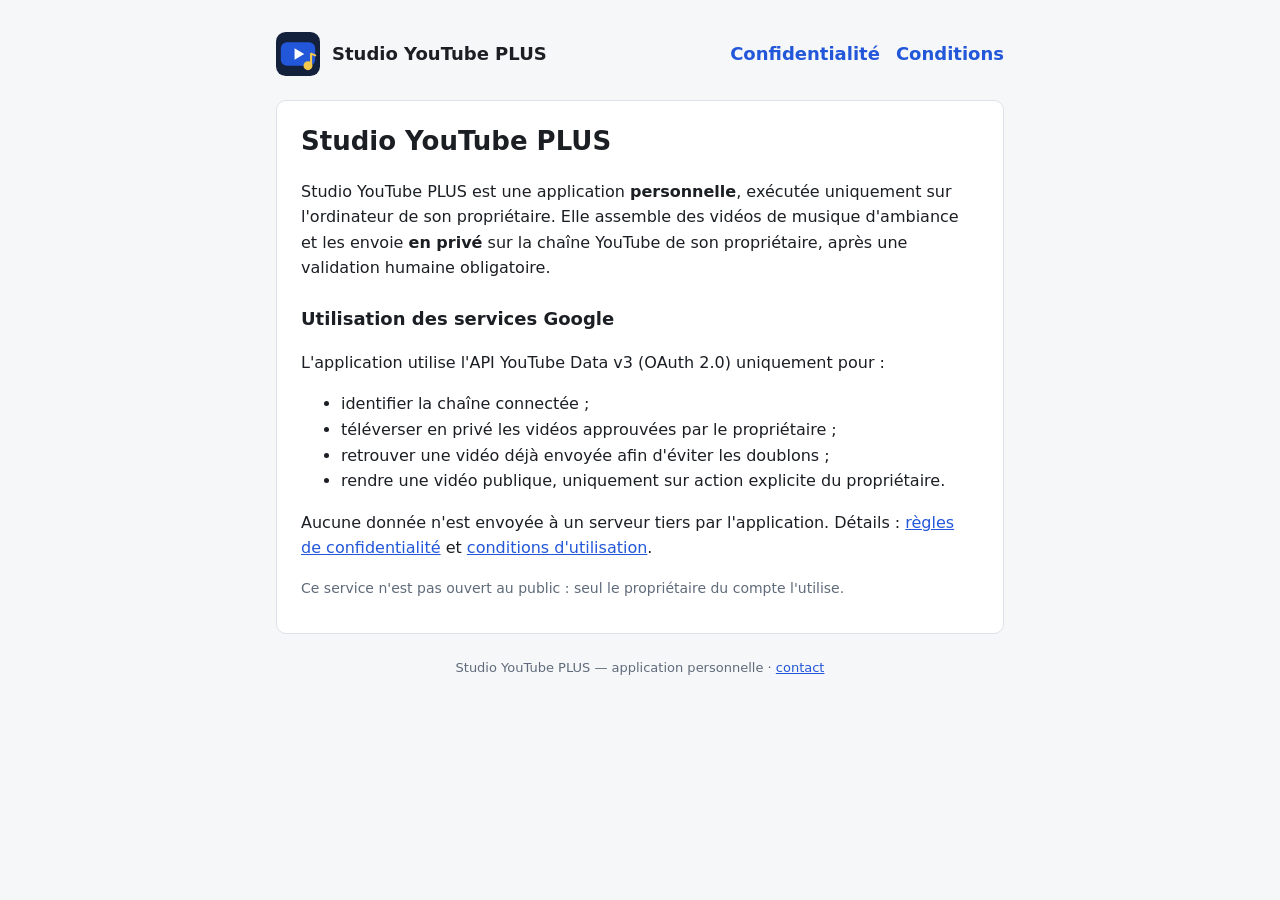
<file: index.html>
<!doctype html>
<html lang="fr">
<head>
  <meta charset="utf-8">
  <meta name="viewport" content="width=device-width, initial-scale=1">
  <title>Studio YouTube PLUS</title>
  <meta name="description" content="Application personnelle de production de vidéos musicales, utilisée en local pour une seule chaîne YouTube.">
  <link rel="icon" href="icon.svg" type="image/svg+xml">
  <link rel="stylesheet" href="style.css">
</head>
<body>
<main>
  <header>
    <img src="icon.svg" alt="">
    <a href="./">Studio YouTube PLUS</a>
    <nav><a href="privacy.html">Confidentialité</a><a href="terms.html">Conditions</a></nav>
  </header>
  <section>
    <h1>Studio YouTube PLUS</h1>
    <p>Studio YouTube PLUS est une application <strong>personnelle</strong>, exécutée uniquement sur l'ordinateur de son
      propriétaire. Elle assemble des vidéos de musique d'ambiance et les envoie <strong>en privé</strong> sur la chaîne
      YouTube de son propriétaire, après une validation humaine obligatoire.</p>
    <h2>Utilisation des services Google</h2>
    <p>L'application utilise l'API YouTube Data v3 (OAuth 2.0) uniquement pour :</p>
    <ul>
      <li>identifier la chaîne connectée ;</li>
      <li>téléverser en privé les vidéos approuvées par le propriétaire ;</li>
      <li>retrouver une vidéo déjà envoyée afin d'éviter les doublons ;</li>
      <li>rendre une vidéo publique, uniquement sur action explicite du propriétaire.</li>
    </ul>
    <p>Aucune donnée n'est envoyée à un serveur tiers par l'application. Détails :
      <a href="privacy.html">règles de confidentialité</a> et <a href="terms.html">conditions d'utilisation</a>.</p>
    <p class="muted">Ce service n'est pas ouvert au public : seul le propriétaire du compte l'utilise.</p>
  </section>
  <footer>Studio YouTube PLUS — application personnelle · <a href="https://github.com/mrflow213">contact</a></footer>
</main>
</body>
</html>
</file>
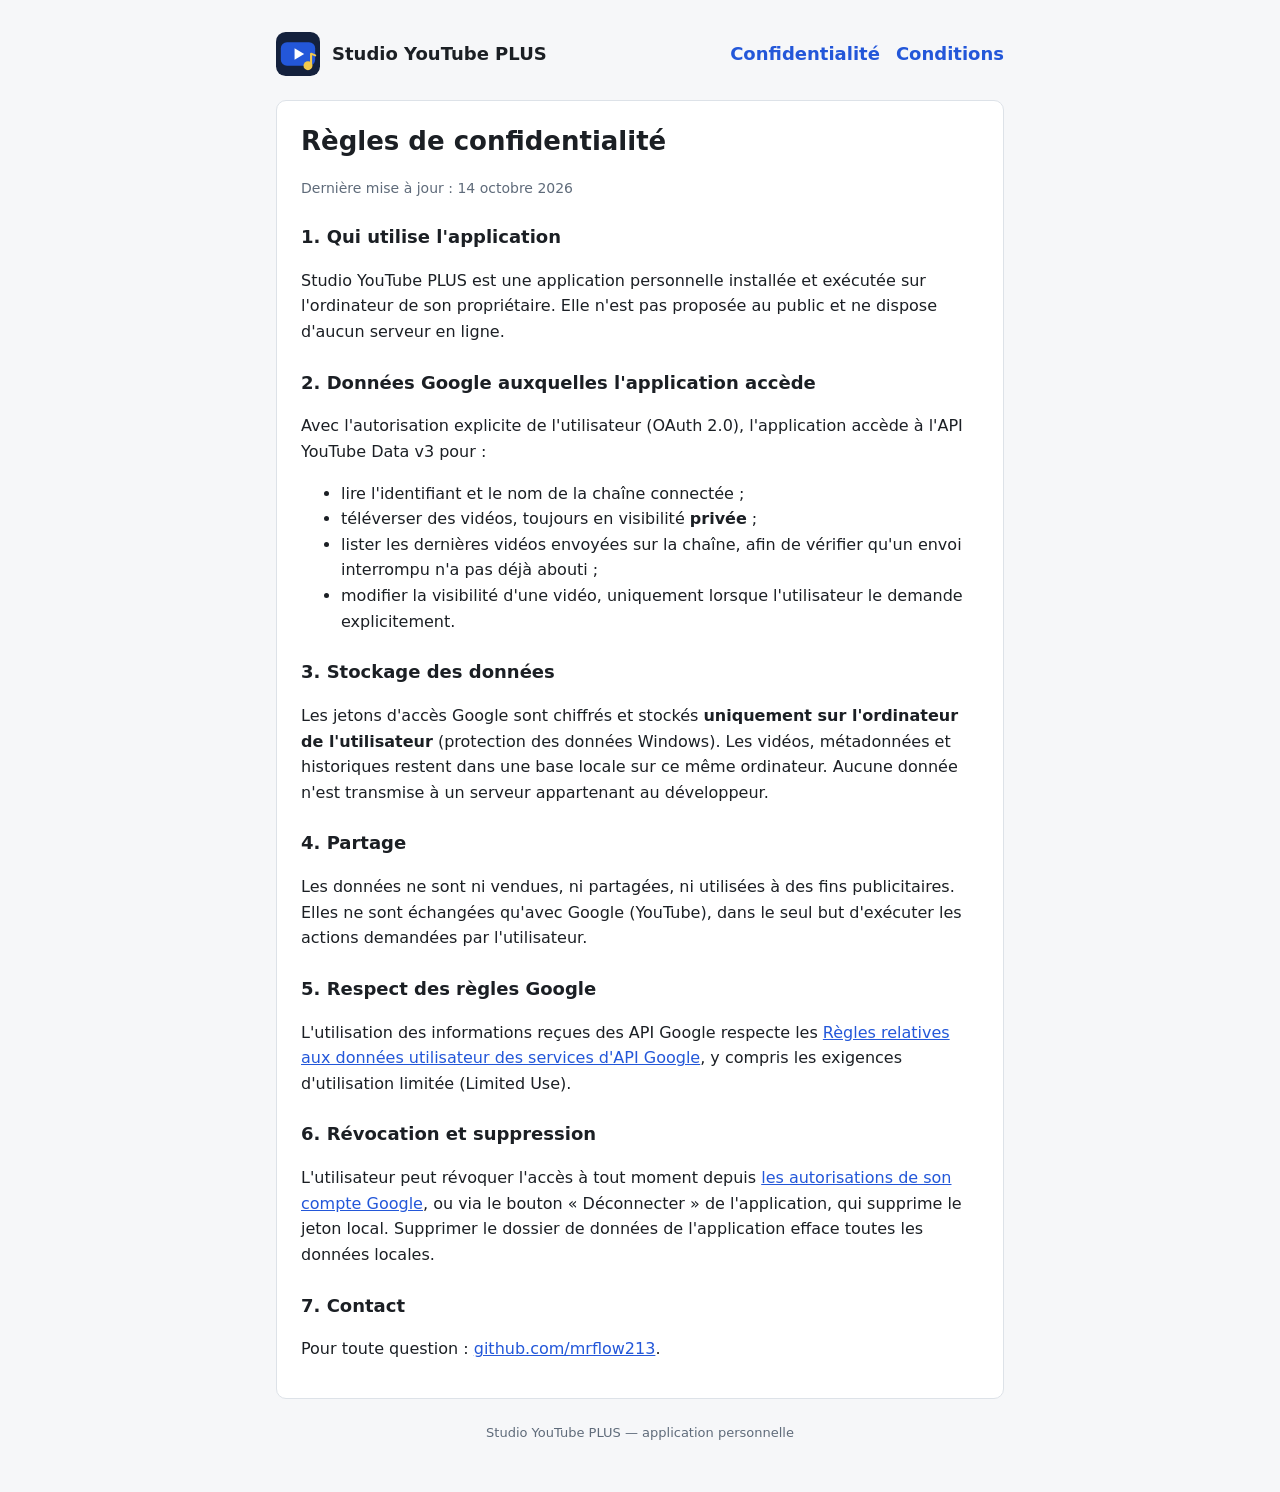
<file: privacy.html>
<!doctype html>
<html lang="fr">
<head>
  <meta charset="utf-8">
  <meta name="viewport" content="width=device-width, initial-scale=1">
  <title>Confidentialité — Studio YouTube PLUS</title>
  <meta name="description" content="Règles de confidentialité de Studio YouTube PLUS.">
  <link rel="icon" href="icon.svg" type="image/svg+xml">
  <link rel="stylesheet" href="style.css">
</head>
<body>
<main>
  <header>
    <img src="icon.svg" alt="">
    <a href="./">Studio YouTube PLUS</a>
    <nav><a href="privacy.html">Confidentialité</a><a href="terms.html">Conditions</a></nav>
  </header>
  <section>
    <h1>Règles de confidentialité</h1>
    <p class="muted">Dernière mise à jour : 14 octobre 2026</p>

    <h2>1. Qui utilise l'application</h2>
    <p>Studio YouTube PLUS est une application personnelle installée et exécutée sur l'ordinateur de son propriétaire.
      Elle n'est pas proposée au public et ne dispose d'aucun serveur en ligne.</p>

    <h2>2. Données Google auxquelles l'application accède</h2>
    <p>Avec l'autorisation explicite de l'utilisateur (OAuth 2.0), l'application accède à l'API YouTube Data v3 pour :</p>
    <ul>
      <li>lire l'identifiant et le nom de la chaîne connectée ;</li>
      <li>téléverser des vidéos, toujours en visibilité <strong>privée</strong> ;</li>
      <li>lister les dernières vidéos envoyées sur la chaîne, afin de vérifier qu'un envoi interrompu n'a pas déjà abouti ;</li>
      <li>modifier la visibilité d'une vidéo, uniquement lorsque l'utilisateur le demande explicitement.</li>
    </ul>

    <h2>3. Stockage des données</h2>
    <p>Les jetons d'accès Google sont chiffrés et stockés <strong>uniquement sur l'ordinateur de l'utilisateur</strong>
      (protection des données Windows). Les vidéos, métadonnées et historiques restent dans une base locale sur ce même
      ordinateur. Aucune donnée n'est transmise à un serveur appartenant au développeur.</p>

    <h2>4. Partage</h2>
    <p>Les données ne sont ni vendues, ni partagées, ni utilisées à des fins publicitaires. Elles ne sont échangées
      qu'avec Google (YouTube), dans le seul but d'exécuter les actions demandées par l'utilisateur.</p>

    <h2>5. Respect des règles Google</h2>
    <p>L'utilisation des informations reçues des API Google respecte les
      <a href="https://developers.google.com/terms/api-services-user-data-policy">Règles relatives aux données utilisateur
      des services d'API Google</a>, y compris les exigences d'utilisation limitée (Limited Use).</p>

    <h2>6. Révocation et suppression</h2>
    <p>L'utilisateur peut révoquer l'accès à tout moment depuis
      <a href="https://myaccount.google.com/permissions">les autorisations de son compte Google</a>, ou via le bouton
      « Déconnecter » de l'application, qui supprime le jeton local. Supprimer le dossier de données de l'application
      efface toutes les données locales.</p>

    <h2>7. Contact</h2>
    <p>Pour toute question : <a href="https://github.com/mrflow213">github.com/mrflow213</a>.</p>
  </section>
  <footer>Studio YouTube PLUS — application personnelle</footer>
</main>
</body>
</html>
</file>
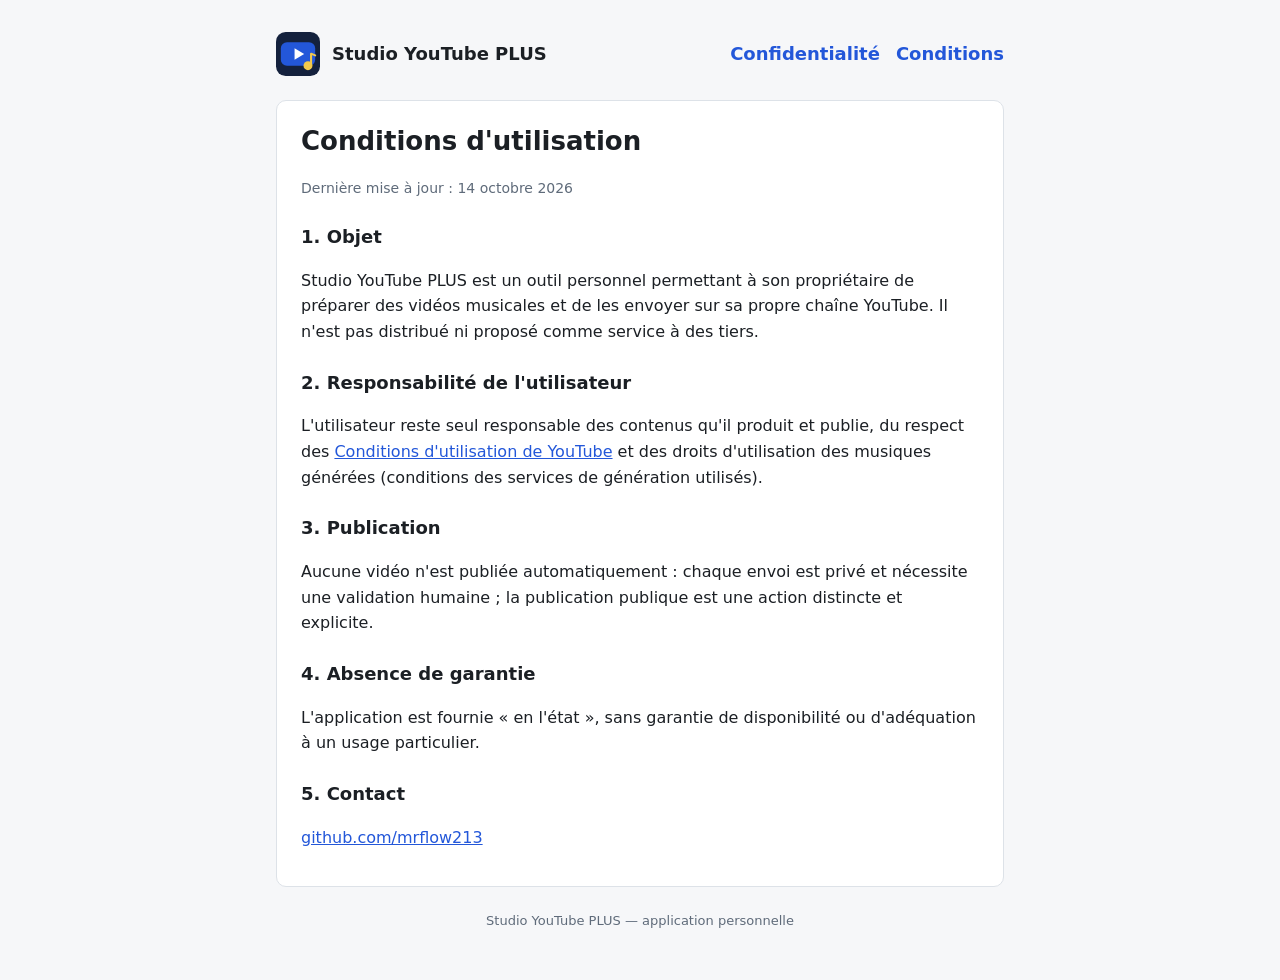
<file: terms.html>
<!doctype html>
<html lang="fr">
<head>
  <meta charset="utf-8">
  <meta name="viewport" content="width=device-width, initial-scale=1">
  <title>Conditions — Studio YouTube PLUS</title>
  <meta name="description" content="Conditions d'utilisation de Studio YouTube PLUS.">
  <link rel="icon" href="icon.svg" type="image/svg+xml">
  <link rel="stylesheet" href="style.css">
</head>
<body>
<main>
  <header>
    <img src="icon.svg" alt="">
    <a href="./">Studio YouTube PLUS</a>
    <nav><a href="privacy.html">Confidentialité</a><a href="terms.html">Conditions</a></nav>
  </header>
  <section>
    <h1>Conditions d'utilisation</h1>
    <p class="muted">Dernière mise à jour : 14 octobre 2026</p>
    <h2>1. Objet</h2>
    <p>Studio YouTube PLUS est un outil personnel permettant à son propriétaire de préparer des vidéos musicales et de
      les envoyer sur sa propre chaîne YouTube. Il n'est pas distribué ni proposé comme service à des tiers.</p>
    <h2>2. Responsabilité de l'utilisateur</h2>
    <p>L'utilisateur reste seul responsable des contenus qu'il produit et publie, du respect des
      <a href="https://www.youtube.com/t/terms">Conditions d'utilisation de YouTube</a> et des droits d'utilisation des
      musiques générées (conditions des services de génération utilisés).</p>
    <h2>3. Publication</h2>
    <p>Aucune vidéo n'est publiée automatiquement : chaque envoi est privé et nécessite une validation humaine ; la
      publication publique est une action distincte et explicite.</p>
    <h2>4. Absence de garantie</h2>
    <p>L'application est fournie « en l'état », sans garantie de disponibilité ou d'adéquation à un usage particulier.</p>
    <h2>5. Contact</h2>
    <p><a href="https://github.com/mrflow213">github.com/mrflow213</a></p>
  </section>
  <footer>Studio YouTube PLUS — application personnelle</footer>
</main>
</body>
</html>
</file>
<file: style.css>
:root { --bg: #f6f7f9; --panel: #fff; --text: #1b1f24; --muted: #5f6b7a; --accent: #2357d9; --border: #dde2e8; }
@media (prefers-color-scheme: dark) {
  :root { --bg: #0f1522; --panel: #161e2e; --text: #e6e9ef; --muted: #9aa5b8; --accent: #7aa2ff; --border: #2a3448; }
}
* { box-sizing: border-box; }
body { margin: 0; background: var(--bg); color: var(--text); font: 16px/1.6 "Segoe UI", system-ui, sans-serif; }
main { max-width: 760px; margin: 0 auto; padding: 32px 16px 48px; }
header { display: flex; align-items: center; gap: 12px; margin-bottom: 24px; }
header img { width: 44px; height: 44px; }
header a { color: inherit; text-decoration: none; font-weight: 600; font-size: 18px; }
nav { margin-left: auto; display: flex; gap: 16px; font-size: 14px; }
nav a { color: var(--accent); text-decoration: none; }
section { background: var(--panel); border: 1px solid var(--border); border-radius: 10px; padding: 20px 24px; }
h1 { font-size: 26px; margin: 0 0 8px; }
h2 { font-size: 18px; margin: 24px 0 6px; }
p, li { color: var(--text); }
.muted { color: var(--muted); font-size: 14px; }
a { color: var(--accent); }
footer { margin-top: 24px; font-size: 13px; color: var(--muted); text-align: center; }
</file>
